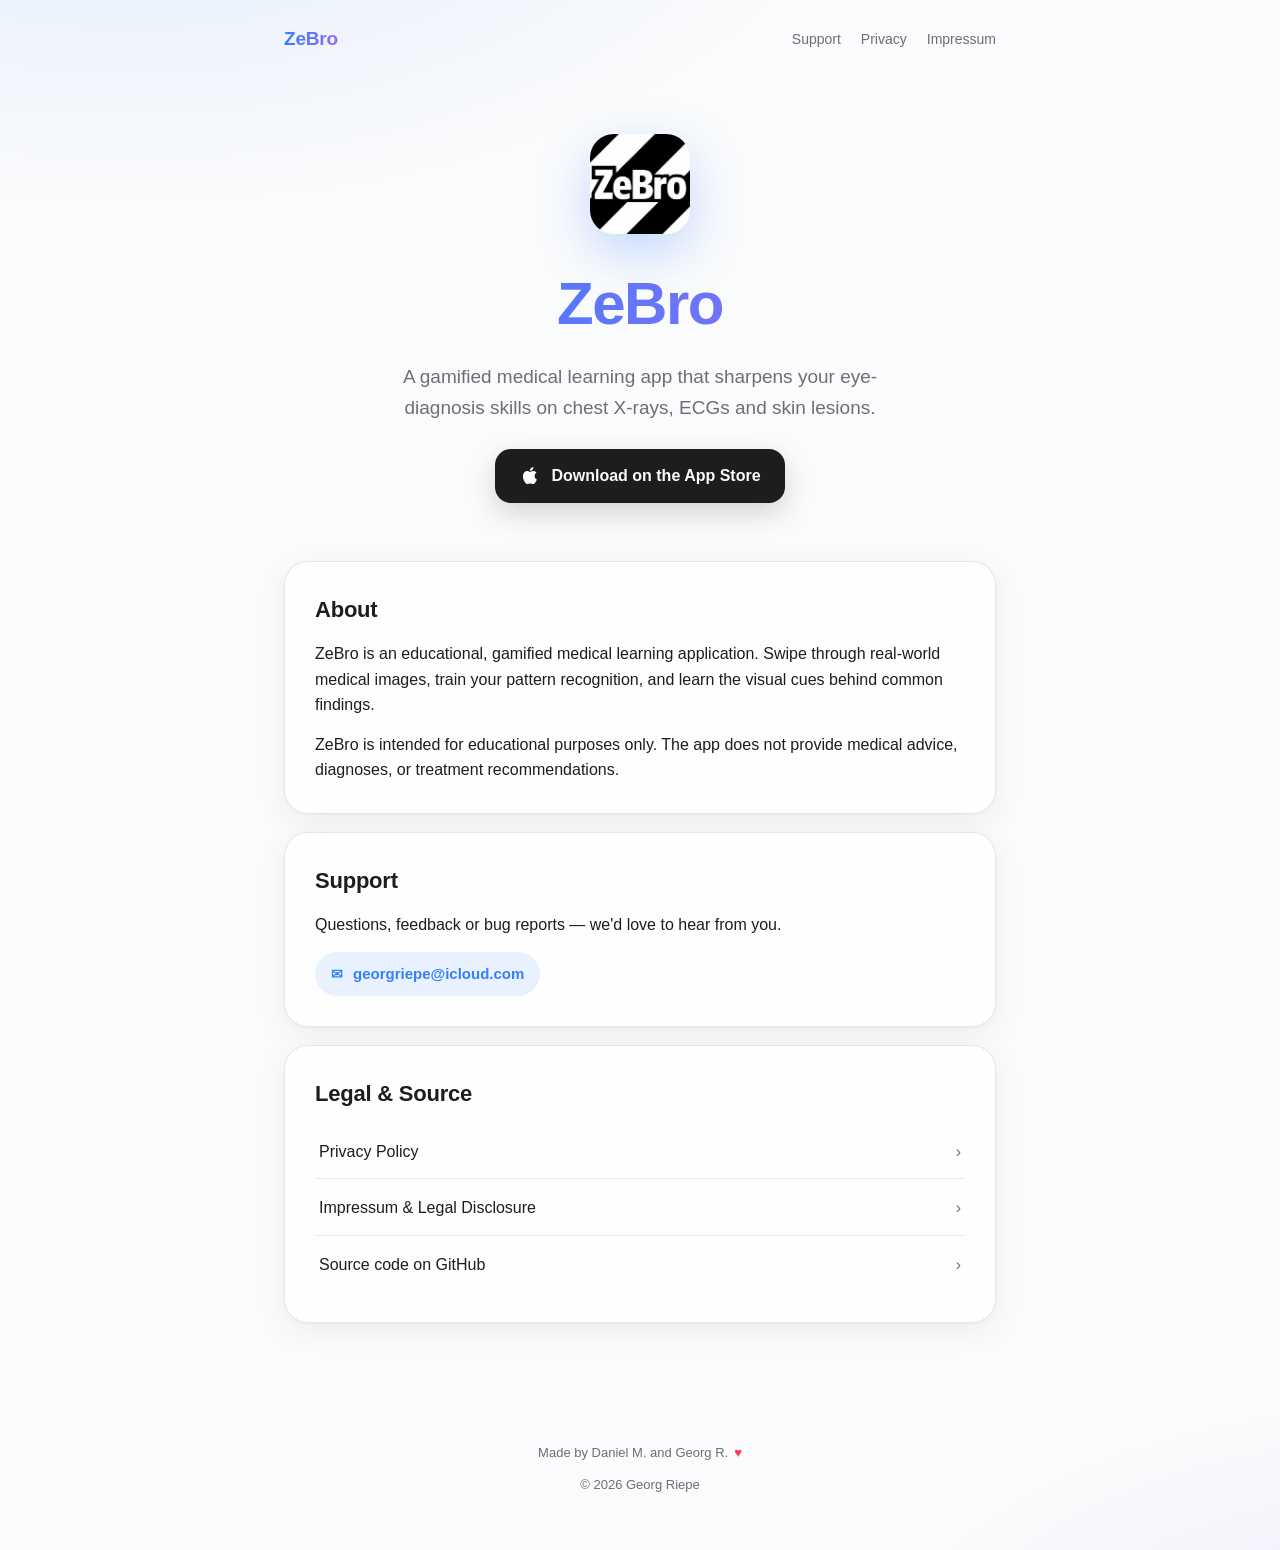
<file: index.html>
<!DOCTYPE html>
<html lang="en">
<head>
    <meta charset="UTF-8">
    <meta name="viewport" content="width=device-width, initial-scale=1.0">
    <title>ZeBro — Learn medicine by swiping</title>
    <meta name="description" content="ZeBro is a gamified medical learning app that sharpens your eye-diagnosis skills on chest X-rays, ECGs and skin lesions.">
    <link rel="stylesheet" href="styles.css">
</head>
<body>
    <header class="site">
        <a href="index.html" class="brand">ZeBro</a>
        <nav class="site">
            <a href="#support">Support</a>
            <a href="privacy.html">Privacy</a>
            <a href="impressum.html">Impressum</a>
        </nav>
    </header>

    <main>
        <section class="hero">
            <img class="app-icon" src="Logo.png" alt="ZeBro app icon">
            <h1>ZeBro</h1>
            <p class="tagline">A gamified medical learning app that sharpens your eye-diagnosis skills on chest&nbsp;X-rays, ECGs and skin lesions.</p>
            <a class="app-store-button" href="https://apps.apple.com/de/app/zebro/id6759303652">
                <svg viewBox="0 0 24 24" fill="currentColor" aria-hidden="true">
                    <path d="M17.05 12.04c-.02-2.36 1.93-3.49 2.02-3.55-1.1-1.61-2.81-1.83-3.42-1.85-1.45-.15-2.84.86-3.58.86-.74 0-1.88-.84-3.1-.82-1.58.02-3.06.93-3.87 2.36-1.65 2.87-.42 7.11 1.19 9.43.78 1.13 1.71 2.4 2.93 2.36 1.18-.05 1.62-.76 3.05-.76 1.42 0 1.82.76 3.07.74 1.27-.02 2.07-1.15 2.84-2.29.9-1.32 1.27-2.61 1.29-2.67-.03-.01-2.47-.95-2.49-3.77zM14.7 5.16c.65-.79 1.09-1.88.97-2.97-.94.04-2.07.62-2.74 1.4-.6.69-1.13 1.81-.99 2.87 1.05.08 2.11-.52 2.76-1.3z"/>
                </svg>
                Download on the App Store
            </a>
        </section>

        <section class="card">
            <h2>About</h2>
            <p>ZeBro is an educational, gamified medical learning application. Swipe through real-world medical images, train your pattern recognition, and learn the visual cues behind common findings.</p>
            <p>ZeBro is intended for educational purposes only. The app does not provide medical advice, diagnoses, or treatment recommendations.</p>
        </section>

        <section class="card" id="support">
            <h2>Support</h2>
            <p>Questions, feedback or bug reports — we'd love to hear from you.</p>
            <div class="contact-grid">
                <a class="contact-pill" href="mailto:georgriepe@icloud.com">
                    <span class="icon">✉︎</span> georgriepe@icloud.com
                </a>
            </div>
        </section>

        <section class="card">
            <h2>Legal &amp; Source</h2>
            <ul class="links">
                <li><a href="privacy.html">Privacy Policy</a></li>
                <li><a href="impressum.html">Impressum &amp; Legal Disclosure</a></li>
                <li><a href="https://github.com/Georg207r/ZeBro">Source code on GitHub</a></li>
            </ul>
        </section>
    </main>

    <footer class="site">
        <p class="made">Made by Daniel M. and Georg R. <span class="heart">♥</span></p>
        <p>© 2026 Georg Riepe</p>
    </footer>
</body>
</html>
</file>
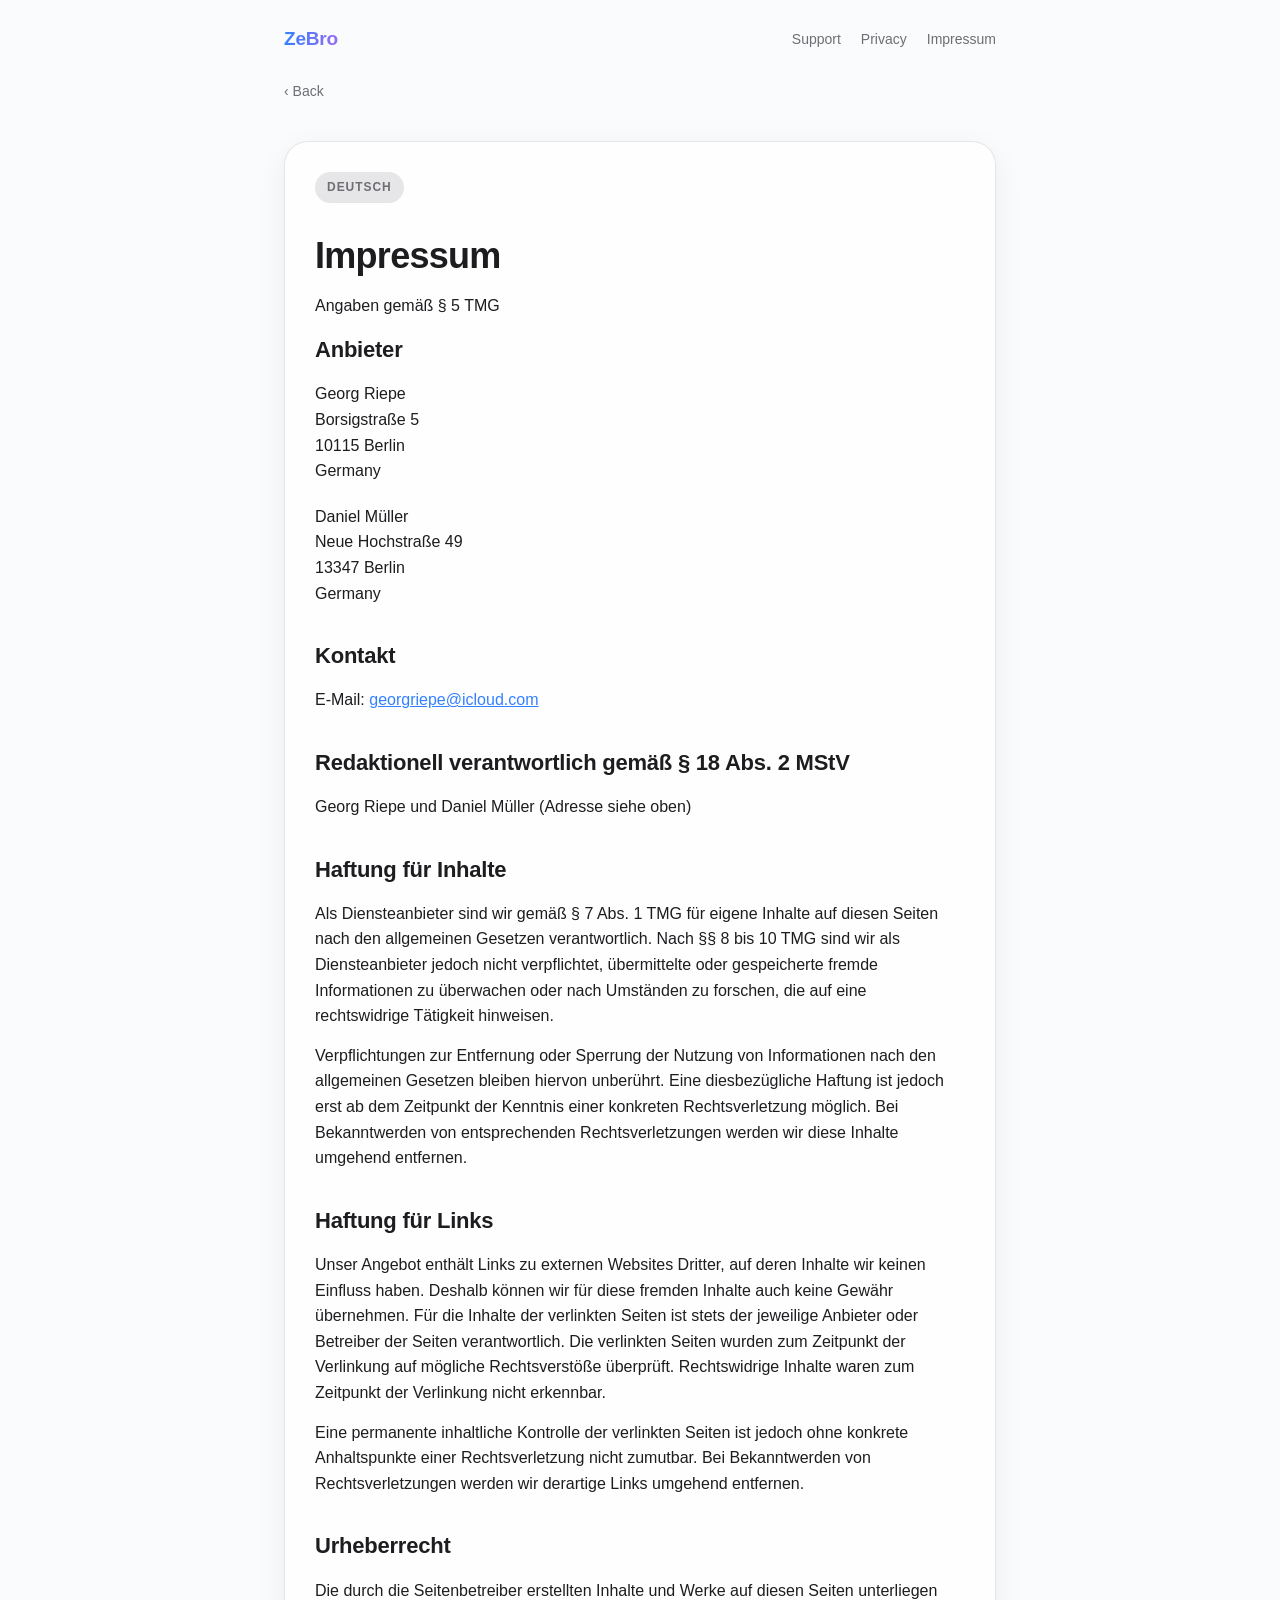
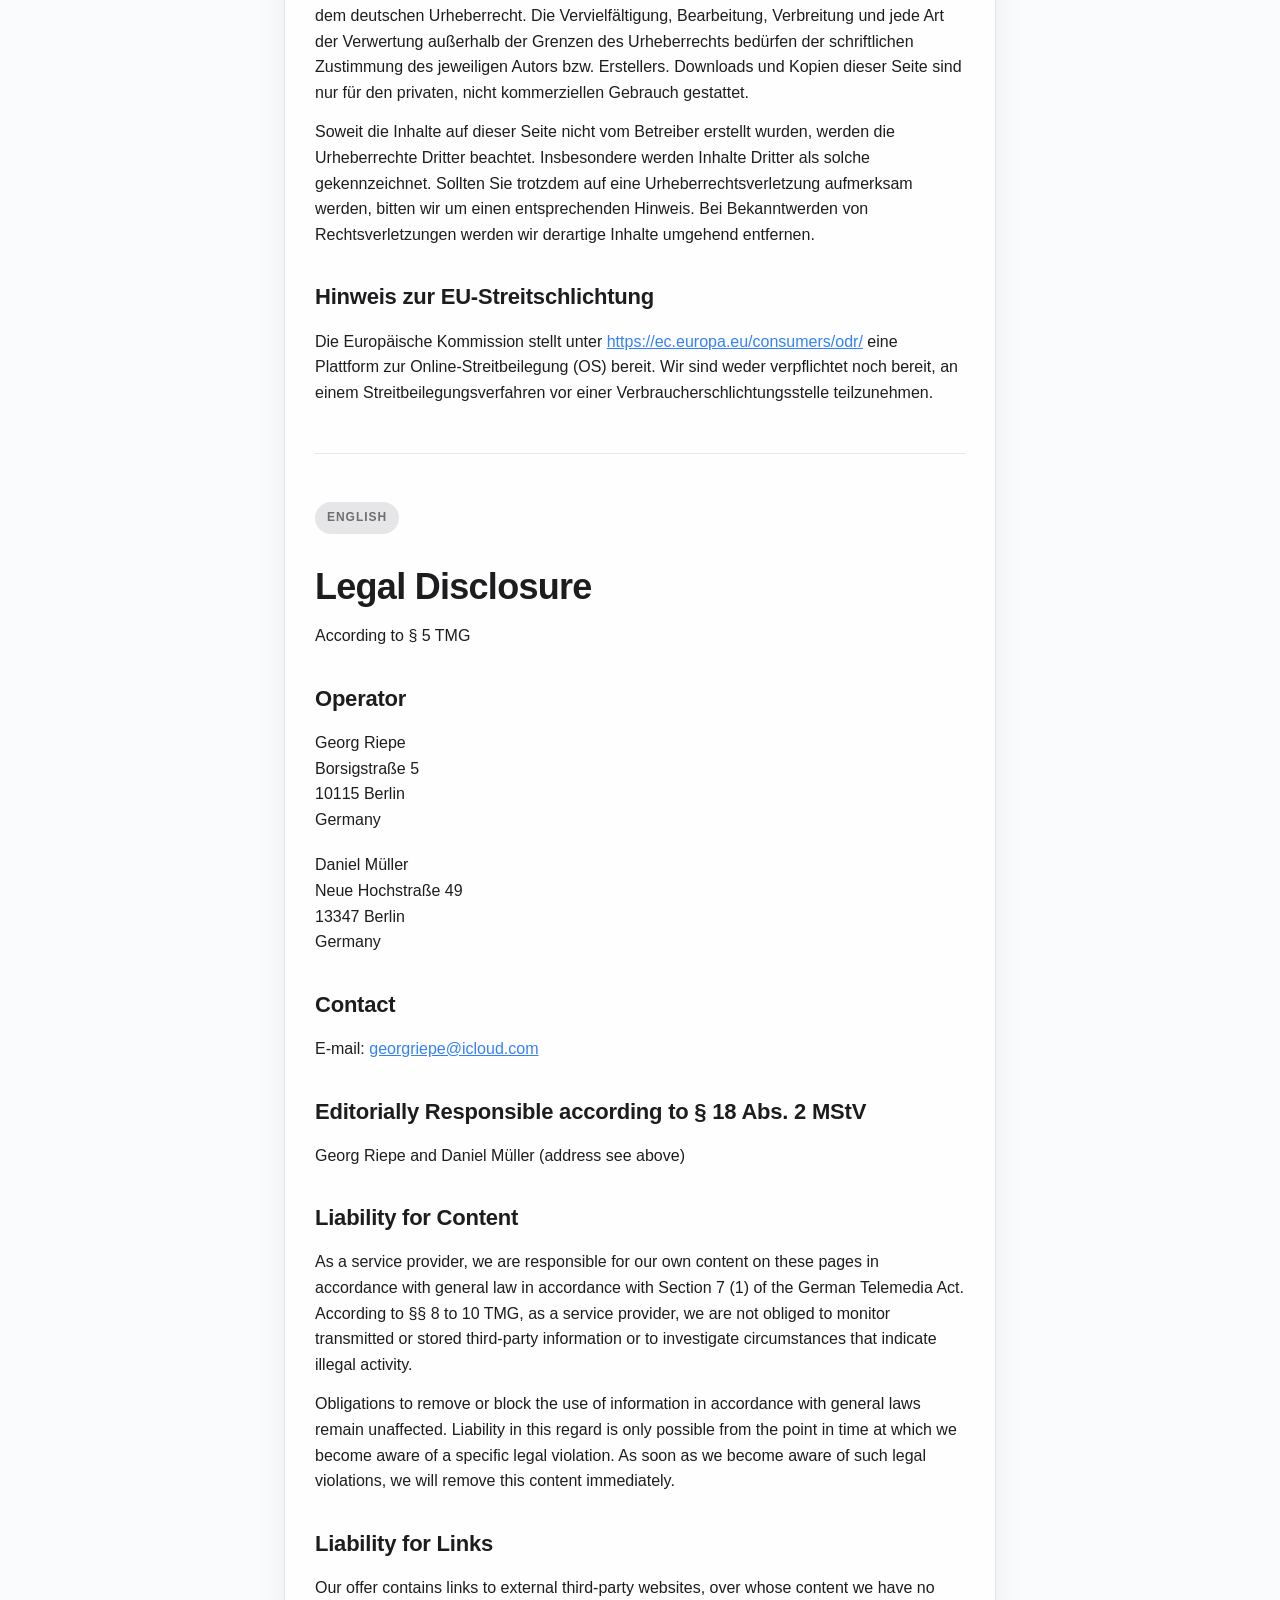
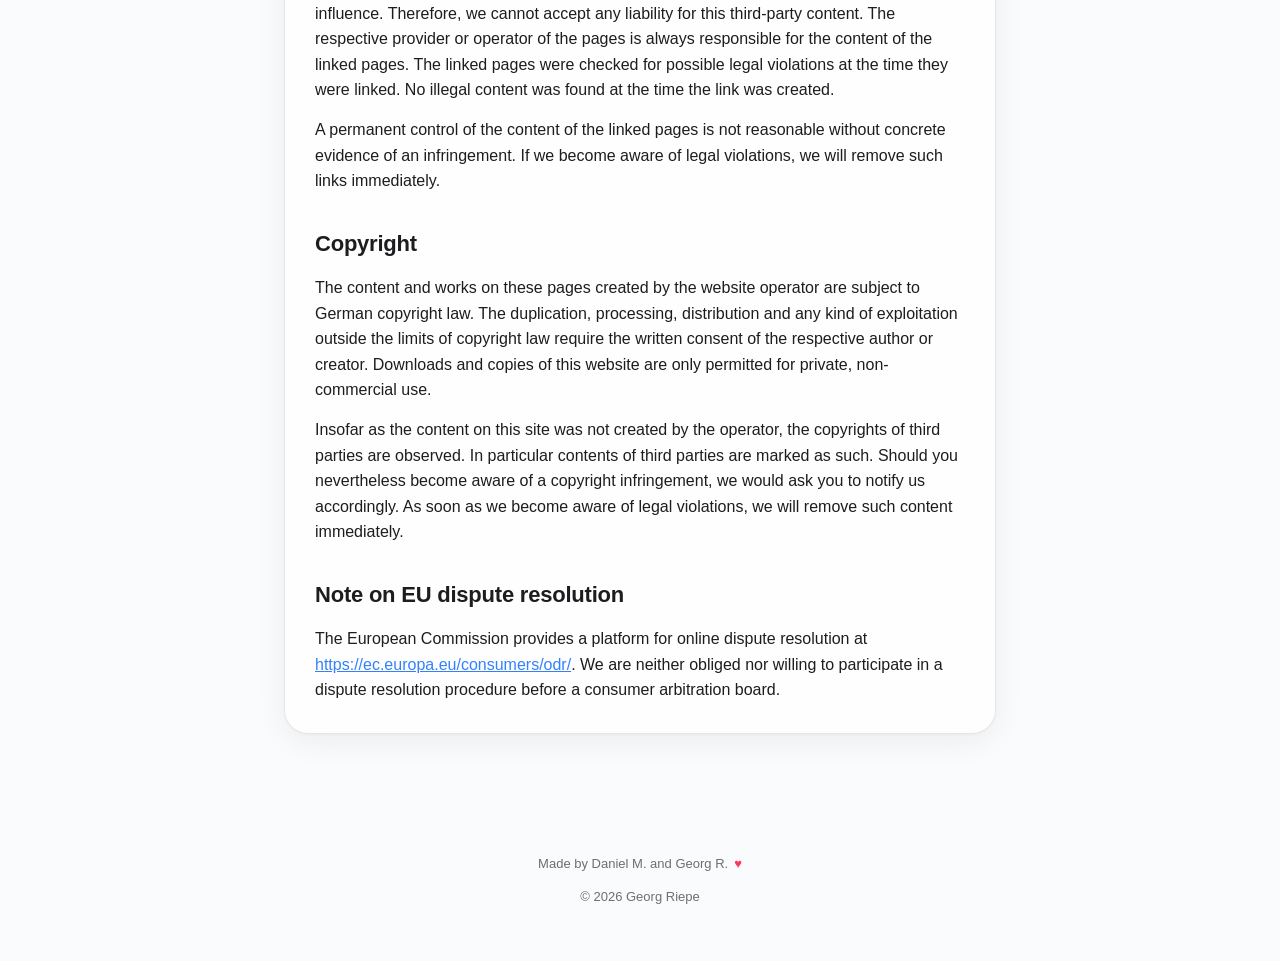
<file: impressum.html>
<!DOCTYPE html>
<html lang="de">
<head>
    <meta charset="UTF-8">
    <meta name="viewport" content="width=device-width, initial-scale=1.0">
    <title>Impressum — ZeBro</title>
    <meta name="description" content="ZeBro Impressum / Legal Disclosure gemäß § 5 TMG.">
    <link rel="stylesheet" href="styles.css">
</head>
<body>
    <header class="site">
        <a href="index.html" class="brand">ZeBro</a>
        <nav class="site">
            <a href="index.html#support">Support</a>
            <a href="privacy.html">Privacy</a>
            <a href="impressum.html">Impressum</a>
        </nav>
    </header>

    <main>
        <a href="index.html" class="back-link">‹ Back</a>

        <article class="card legal-content">
            <span class="lang-label">Deutsch</span>
            <h1>Impressum</h1>
            <p>Angaben gemäß § 5 TMG</p>

            <h2>Anbieter</h2>
            <address>
                Georg Riepe<br>
                Borsigstraße 5<br>
                10115 Berlin<br>
                Germany
            </address>
            <address>
                Daniel Müller<br>
                Neue Hochstraße 49<br>
                13347 Berlin<br>
                Germany
            </address>

            <h2>Kontakt</h2>
            <p>E-Mail: <a href="mailto:georgriepe@icloud.com">georgriepe@icloud.com</a></p>

            <h2>Redaktionell verantwortlich gemäß § 18 Abs. 2 MStV</h2>
            <p>Georg Riepe und Daniel Müller (Adresse siehe oben)</p>

            <h2>Haftung für Inhalte</h2>
            <p>Als Diensteanbieter sind wir gemäß § 7 Abs. 1 TMG für eigene Inhalte auf diesen Seiten nach den allgemeinen Gesetzen verantwortlich. Nach §§ 8 bis 10 TMG sind wir als Diensteanbieter jedoch nicht verpflichtet, übermittelte oder gespeicherte fremde Informationen zu überwachen oder nach Umständen zu forschen, die auf eine rechtswidrige Tätigkeit hinweisen.</p>
            <p>Verpflichtungen zur Entfernung oder Sperrung der Nutzung von Informationen nach den allgemeinen Gesetzen bleiben hiervon unberührt. Eine diesbezügliche Haftung ist jedoch erst ab dem Zeitpunkt der Kenntnis einer konkreten Rechtsverletzung möglich. Bei Bekanntwerden von entsprechenden Rechtsverletzungen werden wir diese Inhalte umgehend entfernen.</p>

            <h2>Haftung für Links</h2>
            <p>Unser Angebot enthält Links zu externen Websites Dritter, auf deren Inhalte wir keinen Einfluss haben. Deshalb können wir für diese fremden Inhalte auch keine Gewähr übernehmen. Für die Inhalte der verlinkten Seiten ist stets der jeweilige Anbieter oder Betreiber der Seiten verantwortlich. Die verlinkten Seiten wurden zum Zeitpunkt der Verlinkung auf mögliche Rechtsverstöße überprüft. Rechtswidrige Inhalte waren zum Zeitpunkt der Verlinkung nicht erkennbar.</p>
            <p>Eine permanente inhaltliche Kontrolle der verlinkten Seiten ist jedoch ohne konkrete Anhaltspunkte einer Rechtsverletzung nicht zumutbar. Bei Bekanntwerden von Rechtsverletzungen werden wir derartige Links umgehend entfernen.</p>

            <h2>Urheberrecht</h2>
            <p>Die durch die Seitenbetreiber erstellten Inhalte und Werke auf diesen Seiten unterliegen dem deutschen Urheberrecht. Die Vervielfältigung, Bearbeitung, Verbreitung und jede Art der Verwertung außerhalb der Grenzen des Urheberrechts bedürfen der schriftlichen Zustimmung des jeweiligen Autors bzw. Erstellers. Downloads und Kopien dieser Seite sind nur für den privaten, nicht kommerziellen Gebrauch gestattet.</p>
            <p>Soweit die Inhalte auf dieser Seite nicht vom Betreiber erstellt wurden, werden die Urheberrechte Dritter beachtet. Insbesondere werden Inhalte Dritter als solche gekennzeichnet. Sollten Sie trotzdem auf eine Urheberrechtsverletzung aufmerksam werden, bitten wir um einen entsprechenden Hinweis. Bei Bekanntwerden von Rechtsverletzungen werden wir derartige Inhalte umgehend entfernen.</p>

            <h2>Hinweis zur EU-Streitschlichtung</h2>
            <p>Die Europäische Kommission stellt unter <a href="https://ec.europa.eu/consumers/odr/">https://ec.europa.eu/consumers/odr/</a> eine Plattform zur Online-Streitbeilegung (OS) bereit. Wir sind weder verpflichtet noch bereit, an einem Streitbeilegungsverfahren vor einer Verbraucherschlichtungsstelle teilzunehmen.</p>

            <hr class="divider">

            <span class="lang-label">English</span>
            <h1>Legal Disclosure</h1>
            <p>According to § 5 TMG</p>

            <h2>Operator</h2>
            <address>
                Georg Riepe<br>
                Borsigstraße 5<br>
                10115 Berlin<br>
                Germany
            </address>
            <address>
                Daniel Müller<br>
                Neue Hochstraße 49<br>
                13347 Berlin<br>
                Germany
            </address>

            <h2>Contact</h2>
            <p>E-mail: <a href="mailto:georgriepe@icloud.com">georgriepe@icloud.com</a></p>

            <h2>Editorially Responsible according to § 18 Abs. 2 MStV</h2>
            <p>Georg Riepe and Daniel Müller (address see above)</p>

            <h2>Liability for Content</h2>
            <p>As a service provider, we are responsible for our own content on these pages in accordance with general law in accordance with Section 7 (1) of the German Telemedia Act. According to §§ 8 to 10 TMG, as a service provider, we are not obliged to monitor transmitted or stored third-party information or to investigate circumstances that indicate illegal activity.</p>
            <p>Obligations to remove or block the use of information in accordance with general laws remain unaffected. Liability in this regard is only possible from the point in time at which we become aware of a specific legal violation. As soon as we become aware of such legal violations, we will remove this content immediately.</p>

            <h2>Liability for Links</h2>
            <p>Our offer contains links to external third-party websites, over whose content we have no influence. Therefore, we cannot accept any liability for this third-party content. The respective provider or operator of the pages is always responsible for the content of the linked pages. The linked pages were checked for possible legal violations at the time they were linked. No illegal content was found at the time the link was created.</p>
            <p>A permanent control of the content of the linked pages is not reasonable without concrete evidence of an infringement. If we become aware of legal violations, we will remove such links immediately.</p>

            <h2>Copyright</h2>
            <p>The content and works on these pages created by the website operator are subject to German copyright law. The duplication, processing, distribution and any kind of exploitation outside the limits of copyright law require the written consent of the respective author or creator. Downloads and copies of this website are only permitted for private, non-commercial use.</p>
            <p>Insofar as the content on this site was not created by the operator, the copyrights of third parties are observed. In particular contents of third parties are marked as such. Should you nevertheless become aware of a copyright infringement, we would ask you to notify us accordingly. As soon as we become aware of legal violations, we will remove such content immediately.</p>

            <h2>Note on EU dispute resolution</h2>
            <p>The European Commission provides a platform for online dispute resolution at <a href="https://ec.europa.eu/consumers/odr/">https://ec.europa.eu/consumers/odr/</a>. We are neither obliged nor willing to participate in a dispute resolution procedure before a consumer arbitration board.</p>
        </article>
    </main>

    <footer class="site">
        <p class="made">Made by Daniel M. and Georg R. <span class="heart">♥</span></p>
        <p>© 2026 Georg Riepe</p>
    </footer>
</body>
</html>
</file>
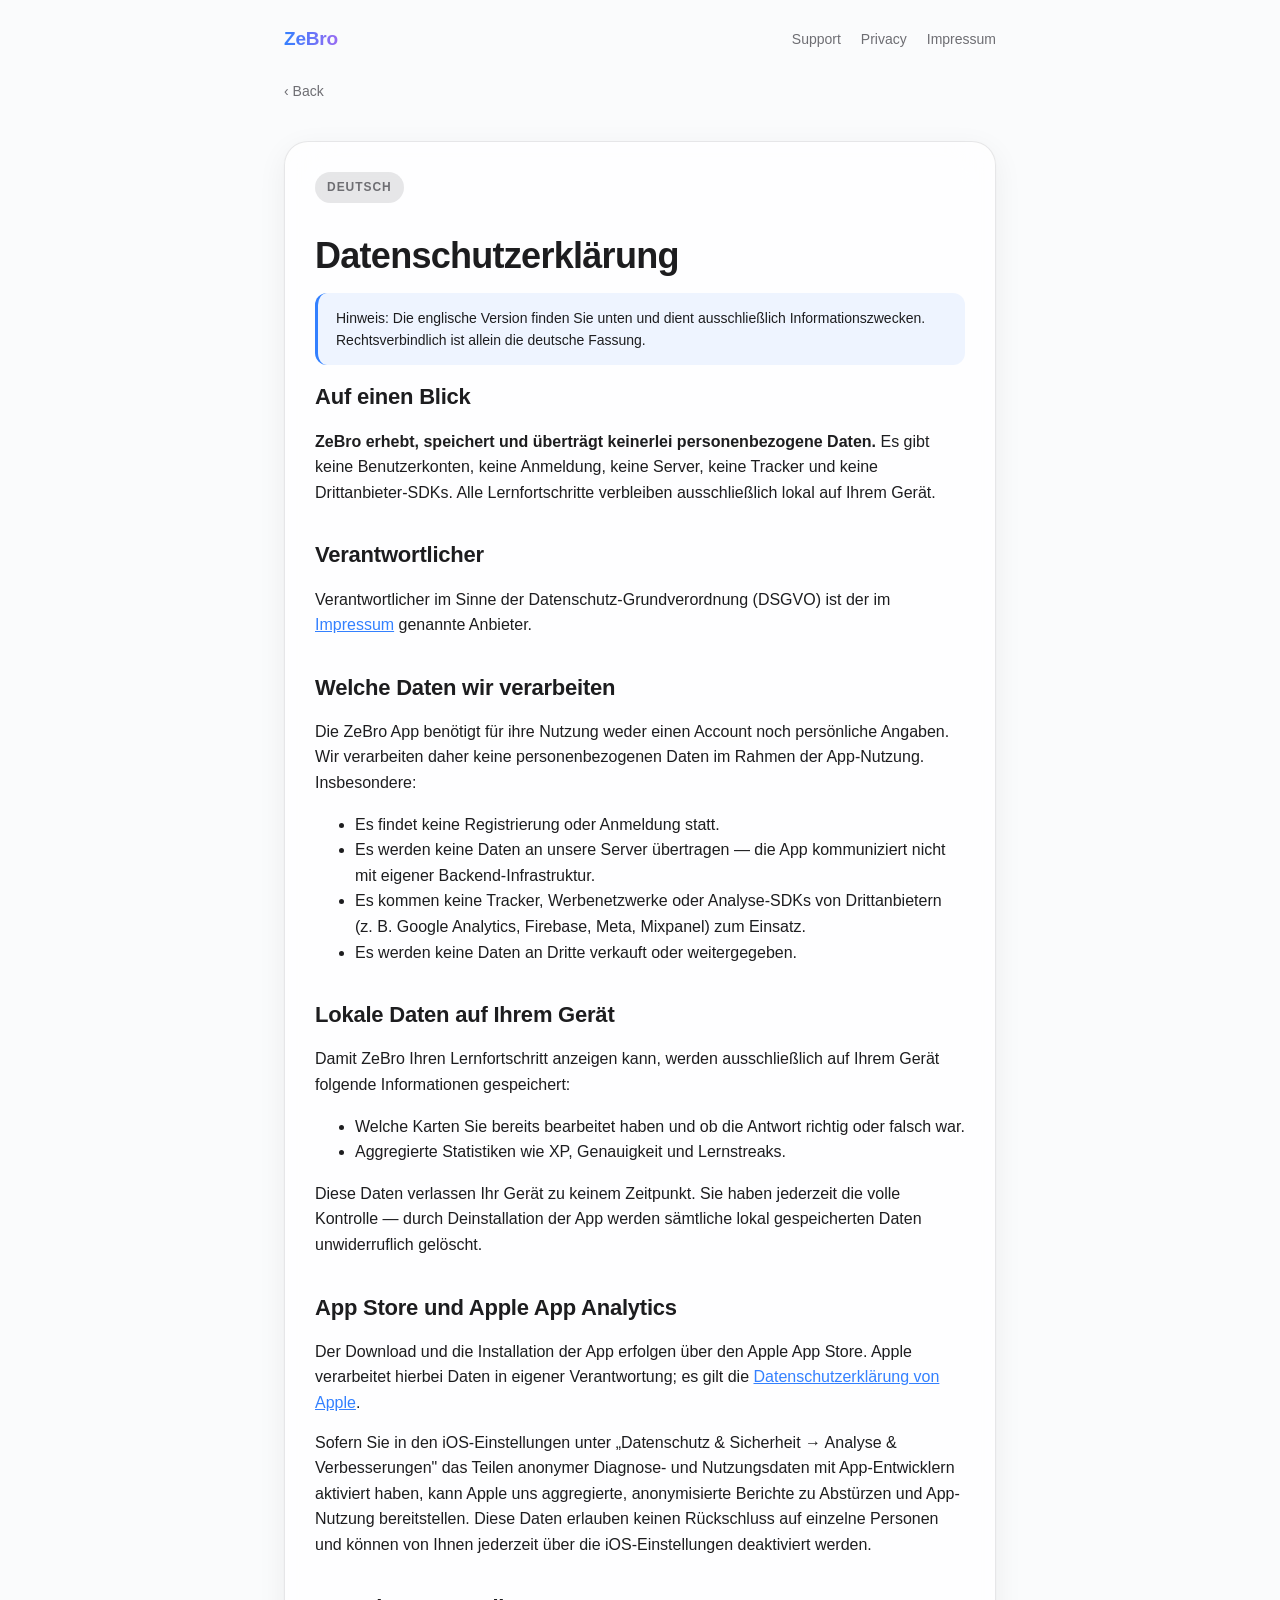
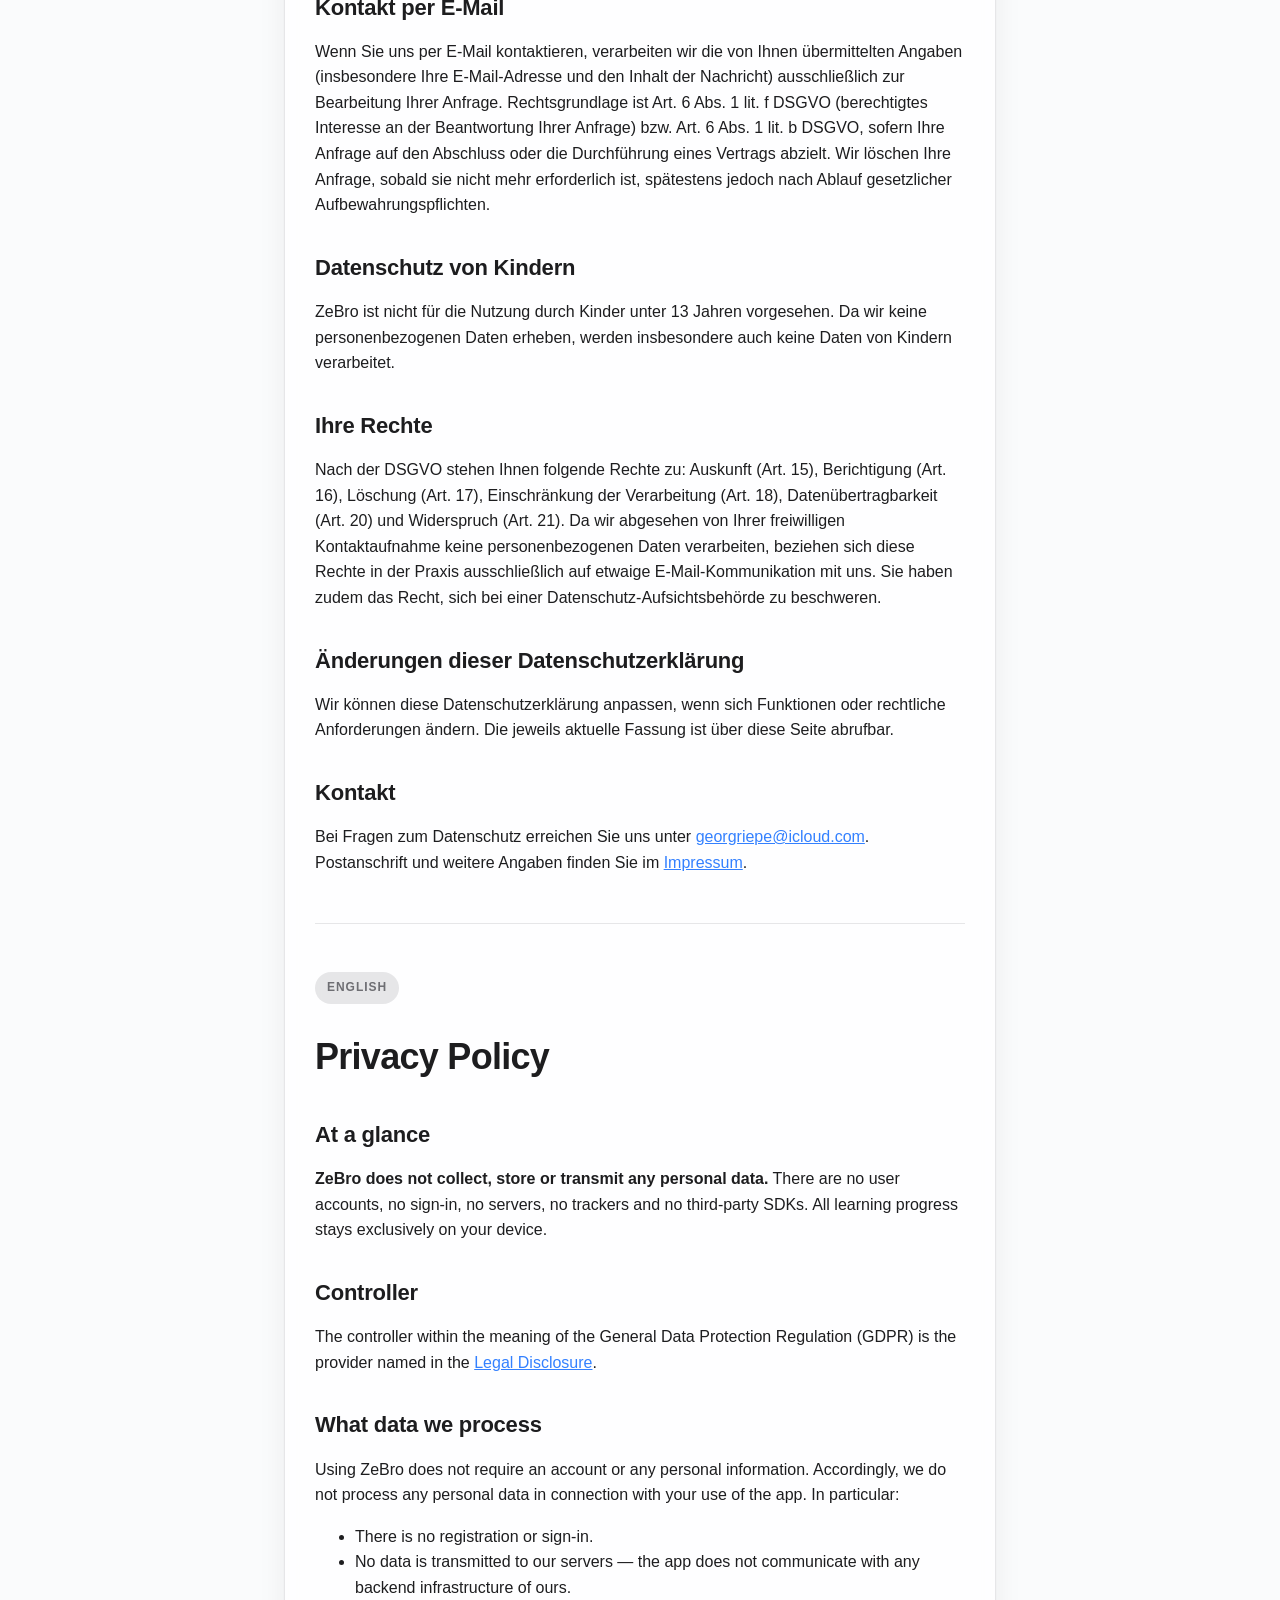
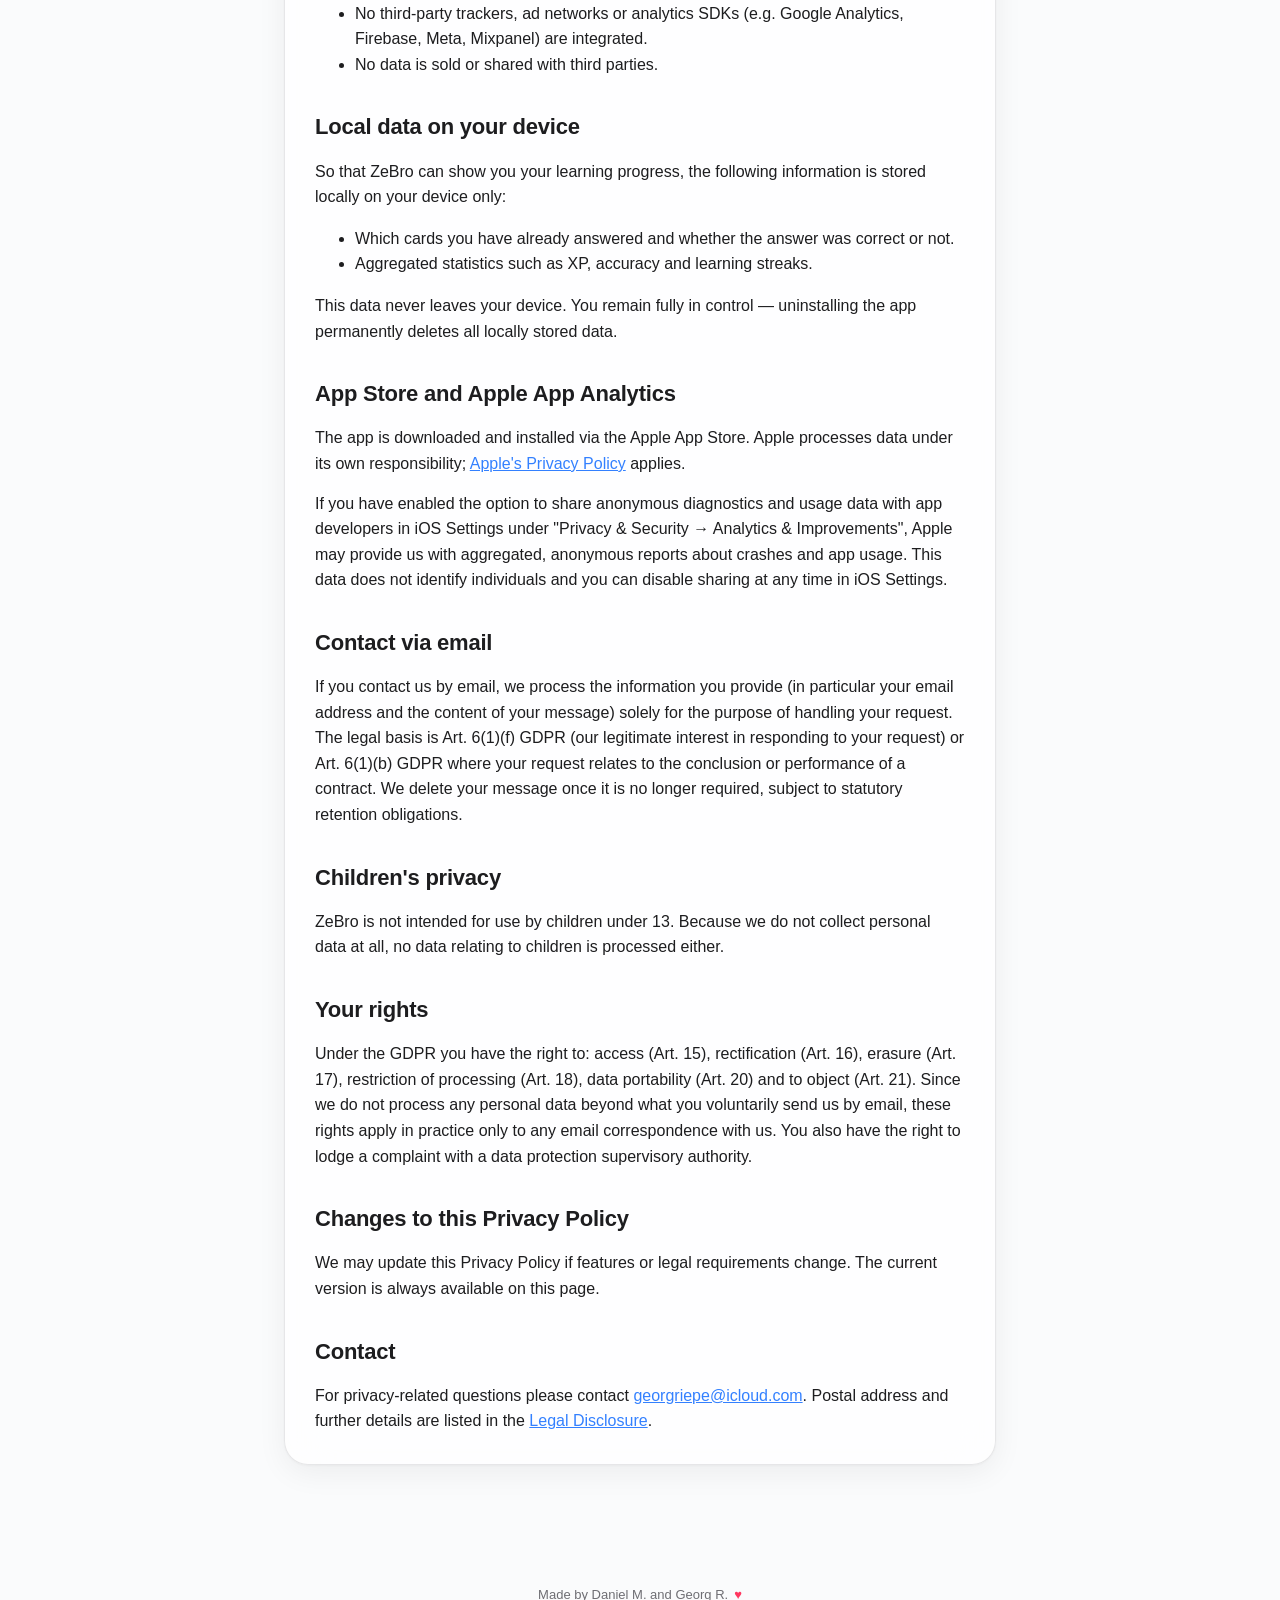
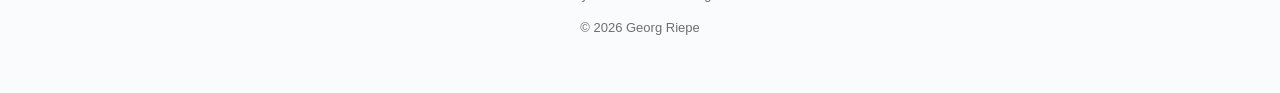
<file: privacy.html>
<!DOCTYPE html>
<html lang="en">
<head>
    <meta charset="UTF-8">
    <meta name="viewport" content="width=device-width, initial-scale=1.0">
    <title>Privacy Policy — ZeBro</title>
    <meta name="description" content="ZeBro Privacy Policy / Datenschutzerklärung.">
    <link rel="stylesheet" href="styles.css">
</head>
<body>
    <header class="site">
        <a href="index.html" class="brand">ZeBro</a>
        <nav class="site">
            <a href="index.html#support">Support</a>
            <a href="privacy.html">Privacy</a>
            <a href="impressum.html">Impressum</a>
        </nav>
    </header>

    <main>
        <a href="index.html" class="back-link">‹ Back</a>

        <article class="card legal-content">
            <span class="lang-label">Deutsch</span>
            <h1>Datenschutzerklärung</h1>

            <p class="note">Hinweis: Die englische Version finden Sie unten und dient ausschließlich Informationszwecken. Rechtsverbindlich ist allein die deutsche Fassung.</p>

            <h2>Auf einen Blick</h2>
            <p><strong>ZeBro erhebt, speichert und überträgt keinerlei personenbezogene Daten.</strong> Es gibt keine Benutzerkonten, keine Anmeldung, keine Server, keine Tracker und keine Drittanbieter-SDKs. Alle Lernfortschritte verbleiben ausschließlich lokal auf Ihrem Gerät.</p>

            <h2>Verantwortlicher</h2>
            <p>Verantwortlicher im Sinne der Datenschutz-Grundverordnung (DSGVO) ist der im <a href="impressum.html">Impressum</a> genannte Anbieter.</p>

            <h2>Welche Daten wir verarbeiten</h2>
            <p>Die ZeBro App benötigt für ihre Nutzung weder einen Account noch persönliche Angaben. Wir verarbeiten daher keine personenbezogenen Daten im Rahmen der App-Nutzung. Insbesondere:</p>
            <ul>
                <li>Es findet keine Registrierung oder Anmeldung statt.</li>
                <li>Es werden keine Daten an unsere Server übertragen — die App kommuniziert nicht mit eigener Backend-Infrastruktur.</li>
                <li>Es kommen keine Tracker, Werbenetzwerke oder Analyse-SDKs von Drittanbietern (z.&nbsp;B. Google Analytics, Firebase, Meta, Mixpanel) zum Einsatz.</li>
                <li>Es werden keine Daten an Dritte verkauft oder weitergegeben.</li>
            </ul>

            <h2>Lokale Daten auf Ihrem Gerät</h2>
            <p>Damit ZeBro Ihren Lernfortschritt anzeigen kann, werden ausschließlich auf Ihrem Gerät folgende Informationen gespeichert:</p>
            <ul>
                <li>Welche Karten Sie bereits bearbeitet haben und ob die Antwort richtig oder falsch war.</li>
                <li>Aggregierte Statistiken wie XP, Genauigkeit und Lernstreaks.</li>
            </ul>
            <p>Diese Daten verlassen Ihr Gerät zu keinem Zeitpunkt. Sie haben jederzeit die volle Kontrolle — durch Deinstallation der App werden sämtliche lokal gespeicherten Daten unwiderruflich gelöscht.</p>

            <h2>App Store und Apple App Analytics</h2>
            <p>Der Download und die Installation der App erfolgen über den Apple App Store. Apple verarbeitet hierbei Daten in eigener Verantwortung; es gilt die <a href="https://www.apple.com/de/legal/privacy/">Datenschutzerklärung von Apple</a>.</p>
            <p>Sofern Sie in den iOS-Einstellungen unter „Datenschutz &amp; Sicherheit → Analyse &amp; Verbesserungen" das Teilen anonymer Diagnose- und Nutzungsdaten mit App-Entwicklern aktiviert haben, kann Apple uns aggregierte, anonymisierte Berichte zu Abstürzen und App-Nutzung bereitstellen. Diese Daten erlauben keinen Rückschluss auf einzelne Personen und können von Ihnen jederzeit über die iOS-Einstellungen deaktiviert werden.</p>

            <h2>Kontakt per E-Mail</h2>
            <p>Wenn Sie uns per E-Mail kontaktieren, verarbeiten wir die von Ihnen übermittelten Angaben (insbesondere Ihre E-Mail-Adresse und den Inhalt der Nachricht) ausschließlich zur Bearbeitung Ihrer Anfrage. Rechtsgrundlage ist Art. 6 Abs. 1 lit. f DSGVO (berechtigtes Interesse an der Beantwortung Ihrer Anfrage) bzw. Art. 6 Abs. 1 lit. b DSGVO, sofern Ihre Anfrage auf den Abschluss oder die Durchführung eines Vertrags abzielt. Wir löschen Ihre Anfrage, sobald sie nicht mehr erforderlich ist, spätestens jedoch nach Ablauf gesetzlicher Aufbewahrungspflichten.</p>

            <h2>Datenschutz von Kindern</h2>
            <p>ZeBro ist nicht für die Nutzung durch Kinder unter 13 Jahren vorgesehen. Da wir keine personenbezogenen Daten erheben, werden insbesondere auch keine Daten von Kindern verarbeitet.</p>

            <h2>Ihre Rechte</h2>
            <p>Nach der DSGVO stehen Ihnen folgende Rechte zu: Auskunft (Art. 15), Berichtigung (Art. 16), Löschung (Art. 17), Einschränkung der Verarbeitung (Art. 18), Datenübertragbarkeit (Art. 20) und Widerspruch (Art. 21). Da wir abgesehen von Ihrer freiwilligen Kontaktaufnahme keine personenbezogenen Daten verarbeiten, beziehen sich diese Rechte in der Praxis ausschließlich auf etwaige E-Mail-Kommunikation mit uns. Sie haben zudem das Recht, sich bei einer Datenschutz-Aufsichtsbehörde zu beschweren.</p>

            <h2>Änderungen dieser Datenschutzerklärung</h2>
            <p>Wir können diese Datenschutzerklärung anpassen, wenn sich Funktionen oder rechtliche Anforderungen ändern. Die jeweils aktuelle Fassung ist über diese Seite abrufbar.</p>

            <h2>Kontakt</h2>
            <p>Bei Fragen zum Datenschutz erreichen Sie uns unter <a href="mailto:georgriepe@icloud.com">georgriepe@icloud.com</a>. Postanschrift und weitere Angaben finden Sie im <a href="impressum.html">Impressum</a>.</p>

            <hr class="divider">

            <span class="lang-label">English</span>
            <h1>Privacy Policy</h1>

            <h2>At a glance</h2>
            <p><strong>ZeBro does not collect, store or transmit any personal data.</strong> There are no user accounts, no sign-in, no servers, no trackers and no third-party SDKs. All learning progress stays exclusively on your device.</p>

            <h2>Controller</h2>
            <p>The controller within the meaning of the General Data Protection Regulation (GDPR) is the provider named in the <a href="impressum.html">Legal Disclosure</a>.</p>

            <h2>What data we process</h2>
            <p>Using ZeBro does not require an account or any personal information. Accordingly, we do not process any personal data in connection with your use of the app. In particular:</p>
            <ul>
                <li>There is no registration or sign-in.</li>
                <li>No data is transmitted to our servers — the app does not communicate with any backend infrastructure of ours.</li>
                <li>No third-party trackers, ad networks or analytics SDKs (e.g. Google Analytics, Firebase, Meta, Mixpanel) are integrated.</li>
                <li>No data is sold or shared with third parties.</li>
            </ul>

            <h2>Local data on your device</h2>
            <p>So that ZeBro can show you your learning progress, the following information is stored locally on your device only:</p>
            <ul>
                <li>Which cards you have already answered and whether the answer was correct or not.</li>
                <li>Aggregated statistics such as XP, accuracy and learning streaks.</li>
            </ul>
            <p>This data never leaves your device. You remain fully in control — uninstalling the app permanently deletes all locally stored data.</p>

            <h2>App Store and Apple App Analytics</h2>
            <p>The app is downloaded and installed via the Apple App Store. Apple processes data under its own responsibility; <a href="https://www.apple.com/legal/privacy/">Apple's Privacy Policy</a> applies.</p>
            <p>If you have enabled the option to share anonymous diagnostics and usage data with app developers in iOS Settings under "Privacy &amp; Security → Analytics &amp; Improvements", Apple may provide us with aggregated, anonymous reports about crashes and app usage. This data does not identify individuals and you can disable sharing at any time in iOS Settings.</p>

            <h2>Contact via email</h2>
            <p>If you contact us by email, we process the information you provide (in particular your email address and the content of your message) solely for the purpose of handling your request. The legal basis is Art. 6(1)(f) GDPR (our legitimate interest in responding to your request) or Art. 6(1)(b) GDPR where your request relates to the conclusion or performance of a contract. We delete your message once it is no longer required, subject to statutory retention obligations.</p>

            <h2>Children's privacy</h2>
            <p>ZeBro is not intended for use by children under 13. Because we do not collect personal data at all, no data relating to children is processed either.</p>

            <h2>Your rights</h2>
            <p>Under the GDPR you have the right to: access (Art. 15), rectification (Art. 16), erasure (Art. 17), restriction of processing (Art. 18), data portability (Art. 20) and to object (Art. 21). Since we do not process any personal data beyond what you voluntarily send us by email, these rights apply in practice only to any email correspondence with us. You also have the right to lodge a complaint with a data protection supervisory authority.</p>

            <h2>Changes to this Privacy Policy</h2>
            <p>We may update this Privacy Policy if features or legal requirements change. The current version is always available on this page.</p>

            <h2>Contact</h2>
            <p>For privacy-related questions please contact <a href="mailto:georgriepe@icloud.com">georgriepe@icloud.com</a>. Postal address and further details are listed in the <a href="impressum.html">Legal Disclosure</a>.</p>
        </article>
    </main>

    <footer class="site">
        <p class="made">Made by Daniel M. and Georg R. <span class="heart">♥</span></p>
        <p>© 2026 Georg Riepe</p>
    </footer>
</body>
</html>
</file>
<file: styles.css>
:root {
    --bg: #FAFBFC;
    --surface: rgba(255, 255, 255, 0.72);
    --surface-solid: #ffffff;
    --border: rgba(60, 60, 67, 0.12);
    --text: #1d1d1f;
    --text-muted: #6e6e73;
    --blue: #3380FF;
    --purple: #976BF2;
    --shadow: 0 1px 3px rgba(0, 0, 0, 0.04), 0 8px 30px rgba(0, 0, 0, 0.06);
}

@media (prefers-color-scheme: dark) {
    :root {
        --bg: #0e0e10;
        --surface: rgba(28, 28, 30, 0.72);
        --surface-solid: #1c1c1e;
        --border: rgba(255, 255, 255, 0.08);
        --text: #f5f5f7;
        --text-muted: #a1a1a6;
        --shadow: 0 1px 3px rgba(0, 0, 0, 0.4), 0 12px 40px rgba(0, 0, 0, 0.4);
    }
}

* { box-sizing: border-box; }

html { scroll-behavior: smooth; }

body {
    font-family: -apple-system, BlinkMacSystemFont, "Segoe UI", Roboto, Helvetica, Arial, sans-serif;
    margin: 0;
    color: var(--text);
    background:
        radial-gradient(1200px 600px at 10% -10%, rgba(51, 128, 255, 0.12), transparent 60%),
        radial-gradient(900px 500px at 110% 110%, rgba(151, 107, 242, 0.12), transparent 60%),
        var(--bg);
    min-height: 100vh;
    line-height: 1.6;
    -webkit-font-smoothing: antialiased;
    -moz-osx-font-smoothing: grayscale;
}

a { color: var(--blue); }

header.site {
    max-width: 760px;
    margin: 0 auto;
    padding: 24px;
    display: flex;
    align-items: center;
    justify-content: space-between;
    gap: 16px;
}

.brand {
    font-weight: 700;
    font-size: 19px;
    text-decoration: none;
    letter-spacing: -0.01em;
    background: linear-gradient(90deg, var(--blue), var(--purple));
    -webkit-background-clip: text;
    background-clip: text;
    color: transparent;
}

nav.site {
    display: flex;
    gap: 20px;
    flex-wrap: wrap;
}

nav.site a {
    color: var(--text-muted);
    text-decoration: none;
    font-size: 14px;
    font-weight: 500;
    transition: color 0.15s ease;
}

nav.site a:hover { color: var(--text); }

main {
    max-width: 760px;
    margin: 0 auto;
    padding: 0 24px 64px;
}

.hero {
    text-align: center;
    padding: 56px 16px 40px;
}

.app-icon {
    width: 100px;
    height: 100px;
    border-radius: 24px;
    object-fit: cover;
    display: block;
    margin: 0 auto 22px;
    box-shadow: 0 18px 50px rgba(51, 128, 255, 0.28);
}

.hero h1 {
    font-size: 60px;
    font-weight: 700;
    letter-spacing: -0.025em;
    margin: 0 0 10px;
    background: linear-gradient(90deg, var(--blue), var(--purple));
    -webkit-background-clip: text;
    background-clip: text;
    color: transparent;
}

.hero .tagline {
    font-size: 19px;
    color: var(--text-muted);
    max-width: 540px;
    margin: 0 auto 26px;
}

.app-store-button {
    display: inline-flex;
    align-items: center;
    gap: 10px;
    padding: 14px 24px;
    background: var(--text);
    color: var(--bg);
    border-radius: 16px;
    text-decoration: none;
    font-weight: 600;
    font-size: 16px;
    transition: transform 0.15s ease, box-shadow 0.15s ease;
    box-shadow: 0 10px 28px rgba(0, 0, 0, 0.16);
}

.app-store-button:hover {
    transform: translateY(-1px);
    box-shadow: 0 14px 34px rgba(0, 0, 0, 0.2);
}

.app-store-button svg {
    width: 22px;
    height: 22px;
}

.card {
    background: var(--surface);
    backdrop-filter: saturate(180%) blur(24px);
    -webkit-backdrop-filter: saturate(180%) blur(24px);
    border: 1px solid var(--border);
    border-radius: 24px;
    padding: 30px;
    margin: 18px 0;
    box-shadow: var(--shadow);
}

.card h2 {
    margin: 0 0 14px;
    font-size: 22px;
    font-weight: 600;
    letter-spacing: -0.01em;
}

.card h3 {
    margin: 22px 0 8px;
    font-size: 17px;
    font-weight: 600;
}

.card p {
    margin: 0 0 14px;
    color: var(--text);
}

.card p:last-child { margin-bottom: 0; }

.contact-grid {
    display: flex;
    flex-wrap: wrap;
    gap: 12px;
    margin-top: 4px;
}

.contact-pill {
    display: inline-flex;
    align-items: center;
    gap: 10px;
    padding: 10px 16px;
    border-radius: 999px;
    background: rgba(51, 128, 255, 0.10);
    color: var(--blue);
    text-decoration: none;
    font-weight: 600;
    font-size: 15px;
    transition: background 0.15s ease, transform 0.15s ease;
}

.contact-pill:hover {
    background: rgba(51, 128, 255, 0.16);
    transform: translateY(-1px);
}

.contact-pill .icon {
    font-size: 14px;
}

.card ul.links {
    list-style: none;
    padding: 0;
    margin: 0;
    display: flex;
    flex-direction: column;
    gap: 2px;
}

.card ul.links li a {
    display: flex;
    align-items: center;
    justify-content: space-between;
    padding: 14px 4px;
    color: var(--text);
    text-decoration: none;
    border-bottom: 1px solid var(--border);
    font-weight: 500;
    transition: color 0.15s ease;
}

.card ul.links li:last-child a { border-bottom: none; }

.card ul.links li a:hover { color: var(--blue); }

.card ul.links li a::after {
    content: "›";
    color: var(--text-muted);
    font-weight: 400;
    transition: transform 0.15s ease;
}

.card ul.links li a:hover::after { transform: translateX(2px); }

.note {
    background: rgba(51, 128, 255, 0.08);
    border-left: 3px solid var(--blue);
    padding: 14px 18px;
    border-radius: 12px;
    font-size: 14px;
    color: var(--text-muted);
    margin: 0 0 28px;
}

.legal-content h1 {
    font-size: 36px;
    letter-spacing: -0.02em;
    margin: 0 0 8px;
}

.legal-content > .lang-label {
    display: inline-block;
    font-size: 12px;
    font-weight: 700;
    letter-spacing: 0.08em;
    color: var(--text-muted);
    text-transform: uppercase;
    padding: 6px 12px;
    border-radius: 999px;
    background: var(--border);
    margin-bottom: 24px;
}

.legal-content h2 {
    margin-top: 32px;
    font-size: 22px;
    font-weight: 600;
    letter-spacing: -0.01em;
}

.legal-content h2:first-of-type { margin-top: 8px; }

.legal-content h3 {
    margin: 24px 0 8px;
    font-size: 17px;
    font-weight: 600;
}

.legal-content p {
    color: var(--text);
    margin: 0 0 14px;
}

.legal-content address {
    font-style: normal;
    color: var(--text);
    margin: 8px 0 20px;
}

.divider {
    height: 1px;
    background: var(--border);
    margin: 48px 0;
    border: 0;
}

.back-link {
    display: inline-flex;
    align-items: center;
    gap: 6px;
    color: var(--text-muted);
    text-decoration: none;
    font-size: 14px;
    font-weight: 500;
    margin-bottom: 20px;
    transition: color 0.15s ease;
}

.back-link:hover { color: var(--blue); }

footer.site {
    max-width: 760px;
    margin: 0 auto;
    padding: 32px 24px 48px;
    text-align: center;
    color: var(--text-muted);
    font-size: 13px;
}

footer.site p { margin: 6px 0; }

footer.site .made {
    display: inline-flex;
    align-items: center;
    gap: 6px;
    font-weight: 500;
}

footer.site .heart { color: #ff375f; }

@media (max-width: 600px) {
    main { padding: 0 16px 48px; }
    header.site { padding: 20px 16px; }
    footer.site { padding: 24px 16px 40px; }
    .hero { padding: 36px 4px 28px; }
    .hero h1 { font-size: 42px; }
    .hero .tagline { font-size: 17px; }
    .card { padding: 22px; border-radius: 20px; }
    .legal-content h1 { font-size: 30px; }
    .app-icon { width: 88px; height: 88px; }
}
</file>
